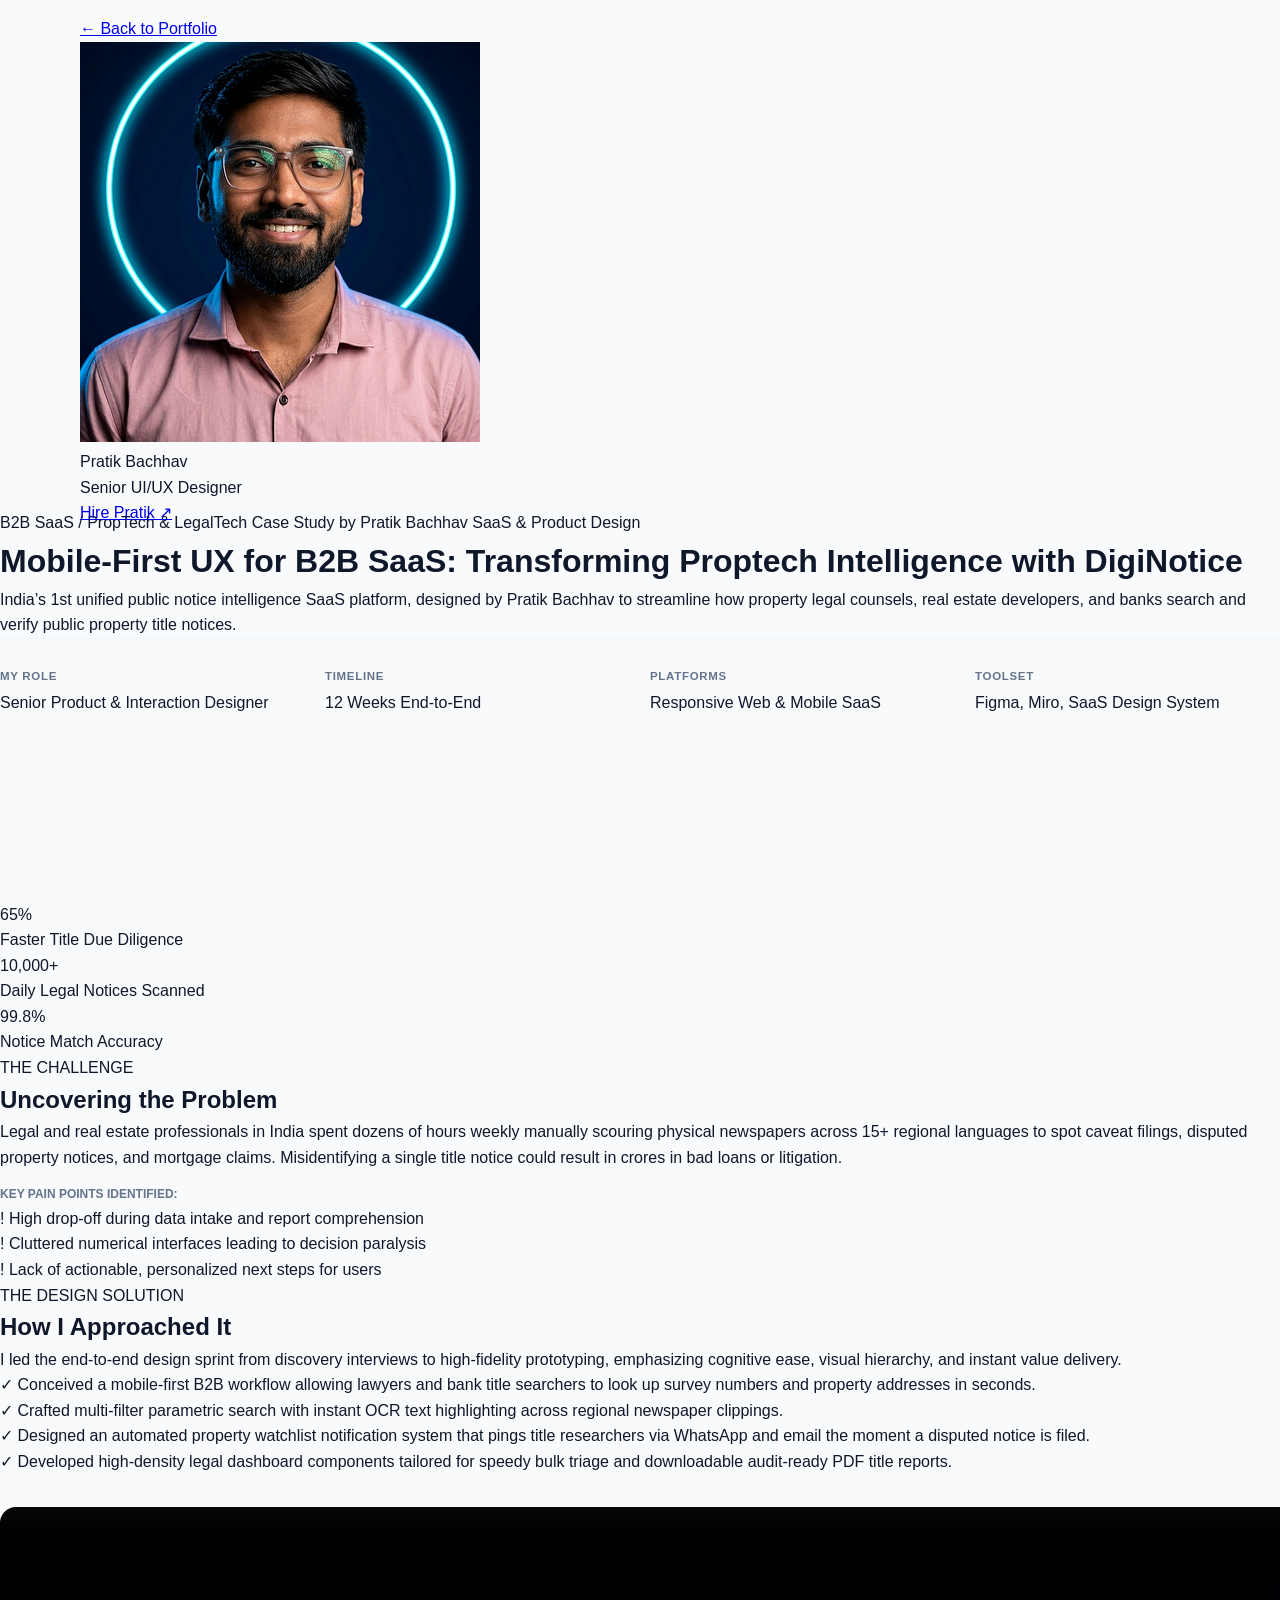
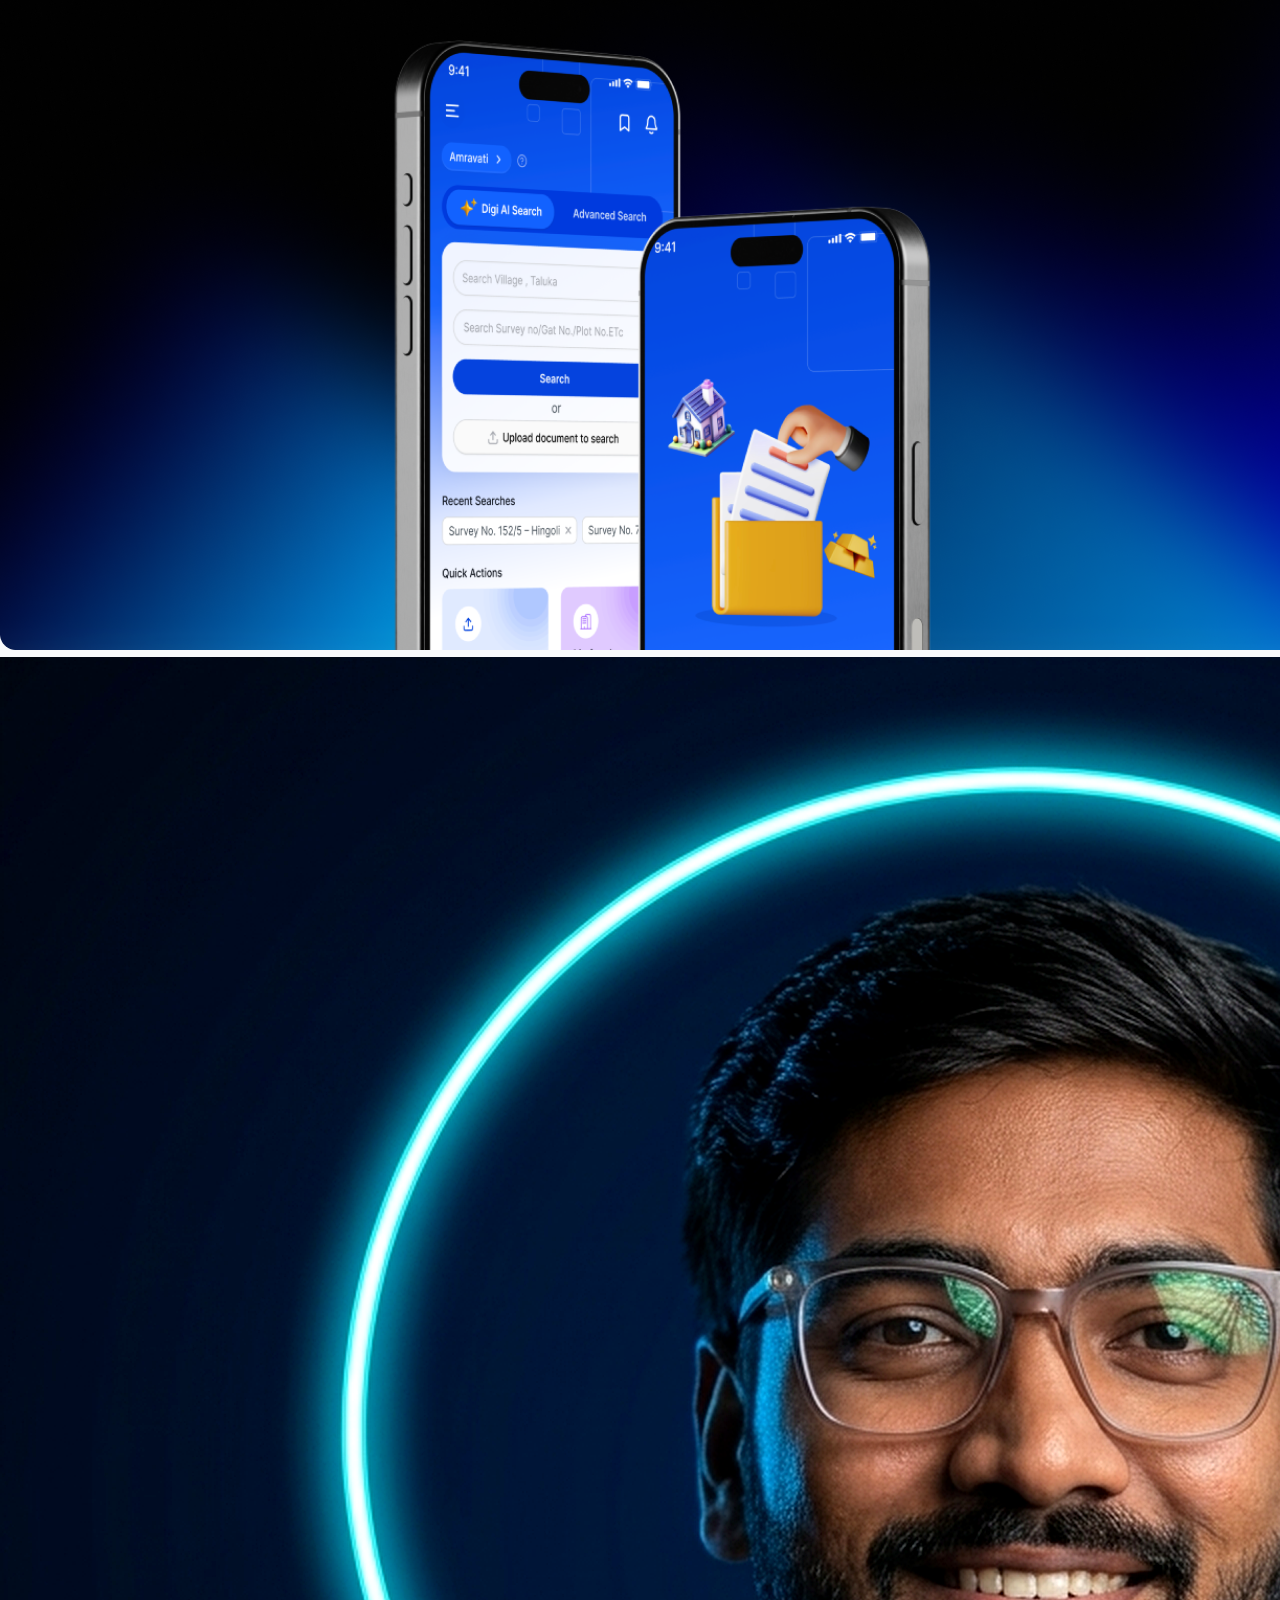
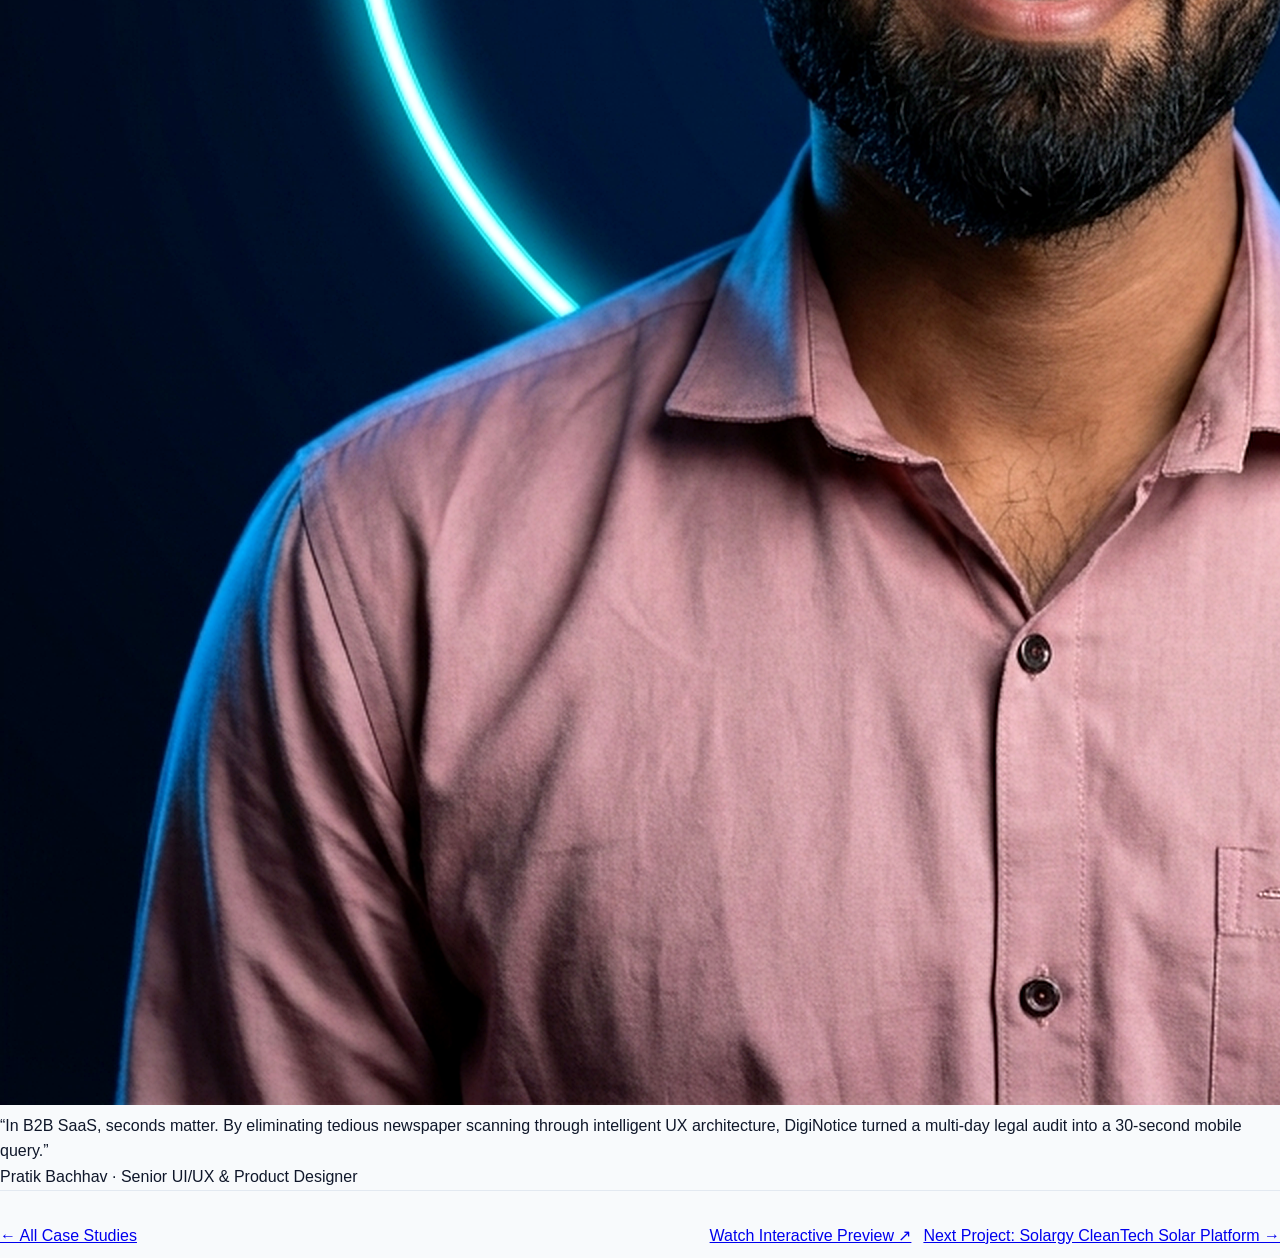
<file: case-studies/diginotice.html>
<!DOCTYPE html>
<html lang="en">
<head>
  <meta charset="UTF-8">
  <meta name="viewport" content="width="device-width, initial-scale=1.0">
  <title>Mobile-First UX for B2B SaaS: Transforming Proptech Intelligence with DigiNotice — Pratik Bachhav Case Study</title>
  <meta name="description" content="India’s 1st unified public notice intelligence SaaS platform, designed by Pratik Bachhav to streamline how property legal counsels, real estate developers, and banks search and verify public property title notices.">
  <link rel="stylesheet" href="case-study.css">
  <link rel="icon" type="image/png" href="../assets/pratik-avatar-4k.png?v=3">
</head>
<body>

  <!-- Ambient Mesh Gradient -->
  <div class="cs-ambient-mesh">
    <div class="cs-mesh-orb-1"></div>
    <div class="cs-mesh-orb-2"></div>
  </div>

  <!-- Sticky Glass Navigation -->
  <header class="cs-header">
    <nav class="cs-nav-container">
      <a href="../index.html#projects" class="cs-back-link">
        <span>←</span> Back to Portfolio
      </a>

      <div class="cs-nav-designer">
        <img src="../assets/pratik-avatar-4k.png?v=3" alt="Pratik Bachhav" class="cs-designer-avatar">
        <div>
          <div class="cs-designer-name">Pratik Bachhav</div>
          <div class="cs-designer-role">Senior UI/UX Designer</div>
        </div>
      </div>

      <a href="mailto:bachhavpratik8@gmail.com" class="cs-btn-cta">
        <span>Hire Pratik ↗</span>
      </a>
    </nav>
  </header>

  <!-- Main Case Study Content -->
  <main class="cs-main">

    <!-- Hero Title Block -->
    <div class="cs-glass-card" style="padding-bottom: 28px;">
      <div class="cs-hero-badge-row">
        <span class="cs-badge accent">B2B SaaS / PropTech & LegalTech</span>
        <span class="cs-badge">Case Study by Pratik Bachhav</span>
        <span class="cs-badge">SaaS & Product Design</span>
      </div>

      <h1 class="cs-hero-title">Mobile-First UX for B2B SaaS: Transforming Proptech Intelligence with DigiNotice</h1>
      <p class="cs-hero-lead">India’s 1st unified public notice intelligence SaaS platform, designed by Pratik Bachhav to streamline how property legal counsels, real estate developers, and banks search and verify public property title notices.</p>

      <div class="cs-meta-grid">
        <div class="cs-meta-item">
          <span class="cs-meta-label">My Role</span>
          <span class="cs-meta-value">Senior Product & Interaction Designer</span>
        </div>
        <div class="cs-meta-item">
          <span class="cs-meta-label">Timeline</span>
          <span class="cs-meta-value">12 Weeks End-to-End</span>
        </div>
        <div class="cs-meta-item">
          <span class="cs-meta-label">Platforms</span>
          <span class="cs-meta-value">Responsive Web & Mobile SaaS</span>
        </div>
        <div class="cs-meta-item">
          <span class="cs-meta-label">Toolset</span>
          <span class="cs-meta-value">Figma, Miro, SaaS Design System</span>
        </div>
      </div>
    </div>

    <!-- Media Player Showcase -->
    <div class="cs-media-card">
      <iframe class="cs-video-frame" src="https://play.gumlet.io/embed/6a16db07d992873272547635?background=true&autoplay=true&loop=true&disableControls=true" frameborder="0" allow="autoplay; fullscreen; picture-in-picture" allowfullscreen></iframe>
    </div>

    <!-- Key Metrics Banner -->
    <div class="cs-metrics-banner">
      <div>
        <div class="cs-metric-num">65%</div>
        <div class="cs-metric-desc">Faster Title Due Diligence</div>
      </div>
      <div>
        <div class="cs-metric-num">10,000+</div>
        <div class="cs-metric-desc">Daily Legal Notices Scanned</div>
      </div>
      <div>
        <div class="cs-metric-num">99.8%</div>
        <div class="cs-metric-desc">Notice Match Accuracy</div>
      </div>
    </div>

    <!-- The Problem & The Solution Bento -->
    <div class="cs-two-col">
      
      <!-- Problem Card -->
      <div class="cs-glass-card" style="margin-bottom:0;">
        <span class="cs-section-subtitle">THE CHALLENGE</span>
        <h2 class="cs-section-heading">Uncovering the Problem</h2>
        <p class="cs-body-p">Legal and real estate professionals in India spent dozens of hours weekly manually scouring physical newspapers across 15+ regional languages to spot caveat filings, disputed property notices, and mortgage claims. Misidentifying a single title notice could result in crores in bad loans or litigation.</p>
        <div style="padding-top:10px;">
          <span style="font-size:12px; font-weight:700; color:var(--text-muted); text-transform:uppercase;">Key Pain Points Identified:</span>
          <ul class="cs-bullet-list">
            <li class="cs-bullet-item"><span class="cs-bullet-check">!</span> High drop-off during data intake and report comprehension</li>
            <li class="cs-bullet-item"><span class="cs-bullet-check">!</span> Cluttered numerical interfaces leading to decision paralysis</li>
            <li class="cs-bullet-item"><span class="cs-bullet-check">!</span> Lack of actionable, personalized next steps for users</li>
          </ul>
        </div>
      </div>

      <!-- Solution Card -->
      <div class="cs-glass-card" style="margin-bottom:0;">
        <span class="cs-section-subtitle">THE DESIGN SOLUTION</span>
        <h2 class="cs-section-heading">How I Approached It</h2>
        <p class="cs-body-p">I led the end-to-end design sprint from discovery interviews to high-fidelity prototyping, emphasizing cognitive ease, visual hierarchy, and instant value delivery.</p>
        <ul class="cs-bullet-list">
          <li class="cs-bullet-item"><span class="cs-bullet-check">✓</span> Conceived a mobile-first B2B workflow allowing lawyers and bank title searchers to look up survey numbers and property addresses in seconds.</li>
          <li class="cs-bullet-item"><span class="cs-bullet-check">✓</span> Crafted multi-filter parametric search with instant OCR text highlighting across regional newspaper clippings.</li>
          <li class="cs-bullet-item"><span class="cs-bullet-check">✓</span> Designed an automated property watchlist notification system that pings title researchers via WhatsApp and email the moment a disputed notice is filed.</li>
          <li class="cs-bullet-item"><span class="cs-bullet-check">✓</span> Developed high-density legal dashboard components tailored for speedy bulk triage and downloadable audit-ready PDF title reports.</li>
        </ul>
      </div>

    </div>

    <!-- Visual Mockup Showcase -->
    <div class="cs-media-card" style="margin-top: 32px;">
      <img src="../assets/project2-diginotice.png" alt="Mobile-First UX for B2B SaaS: Transforming Proptech Intelligence with DigiNotice" class="cs-media-img">
    </div>

    <!-- Designer Quote Card -->
    <div class="cs-designer-quote-card">
      <img src="../assets/pratik-portrait-neon-4k.png?v=3" alt="Pratik Bachhav" class="cs-quote-avatar">
      <div>
        <p class="cs-quote-text">“In B2B SaaS, seconds matter. By eliminating tedious newspaper scanning through intelligent UX architecture, DigiNotice turned a multi-day legal audit into a 30-second mobile query.”</p>
        <div class="cs-quote-author">Pratik Bachhav · Senior UI/UX & Product Designer</div>
      </div>
    </div>

    <!-- Bottom Actions & Next Project Navigation -->
    <div class="cs-bottom-nav">
      <a href="../index.html#projects" class="cs-action-btn-secondary">
        <span>← All Case Studies</span>
      </a>

      <div style="display:flex; gap:12px; align-items:center; flex-wrap:wrap;">
        <a href="https://play.gumlet.io/embed/6a16db07d992873272547635?background=true&autoplay=true&loop=true&disableControls=true" target="_blank" class="cs-action-btn-secondary">
          Watch Interactive Preview ↗
        </a>
        <a href="solargy.html" class="cs-action-btn-primary">
          Next Project: Solargy CleanTech Solar Platform →
        </a>
      </div>
    </div>

  </main>

</body>
</html>
</file>
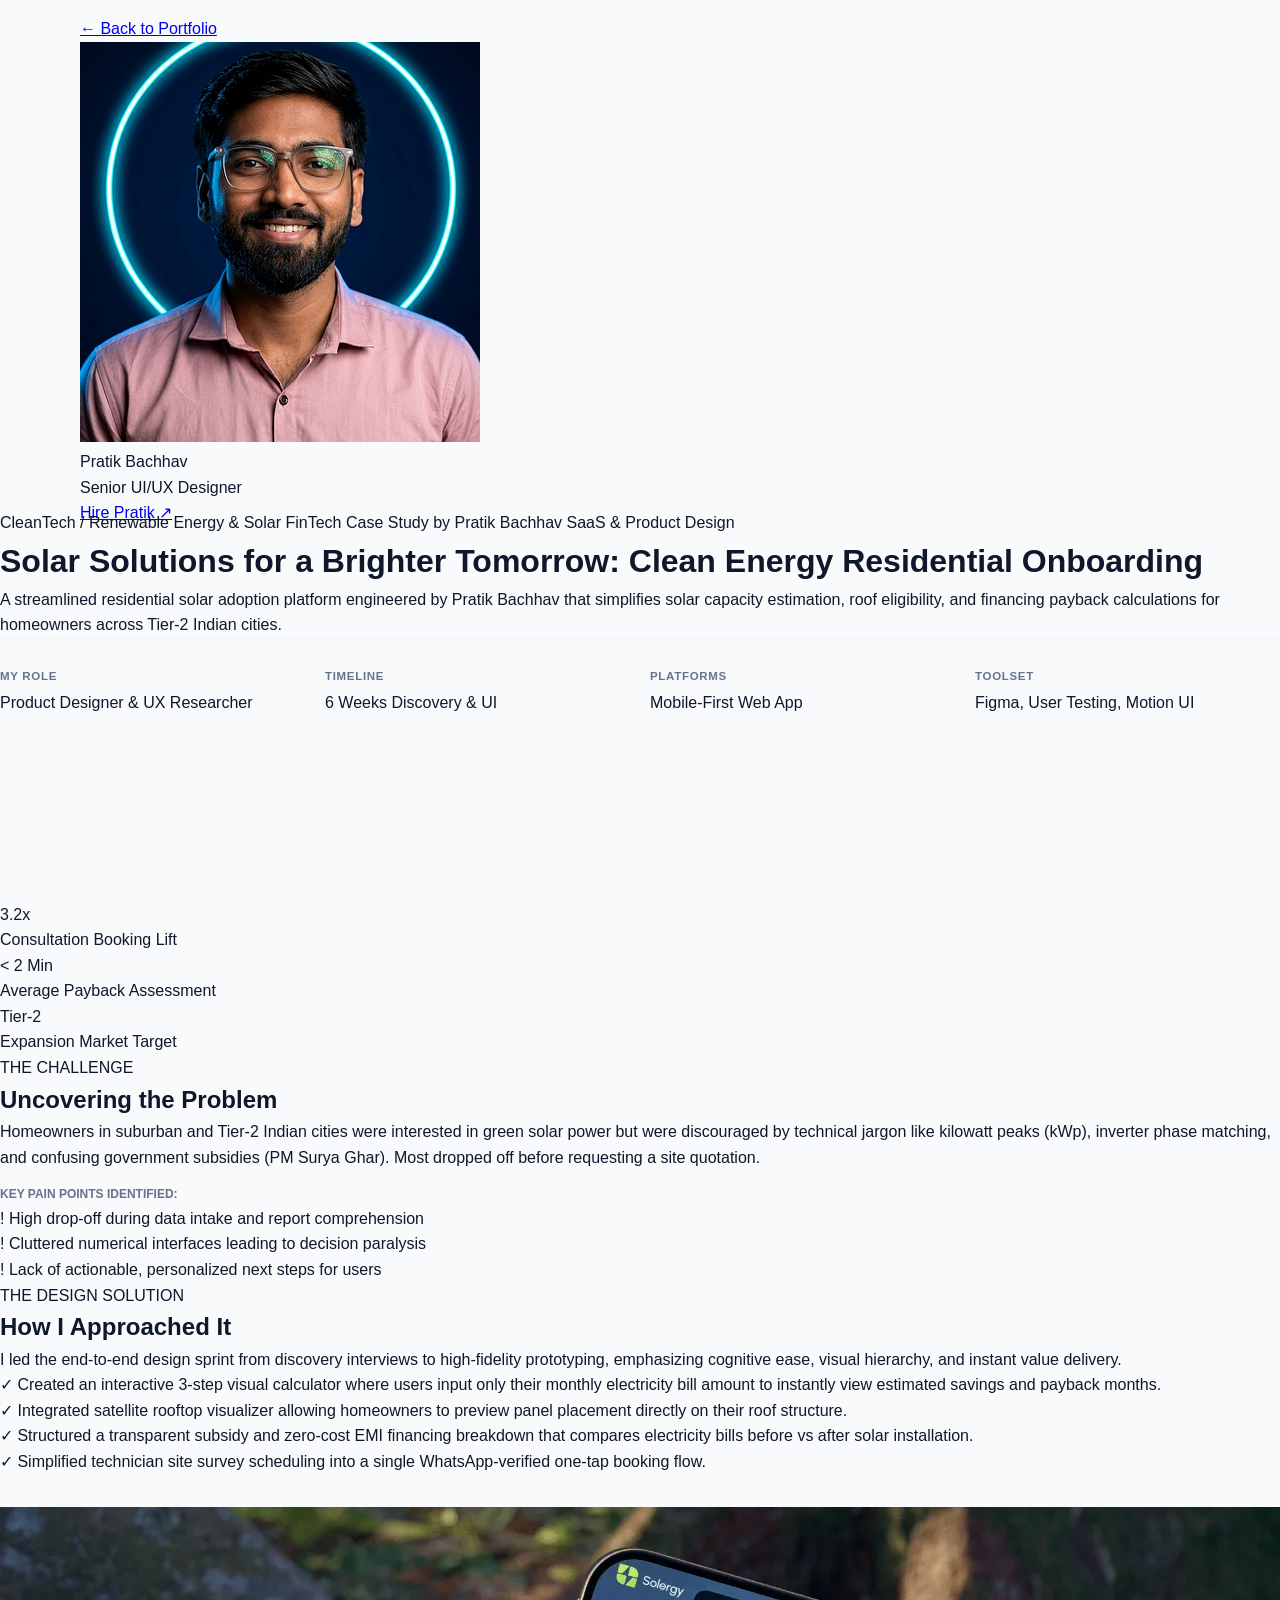
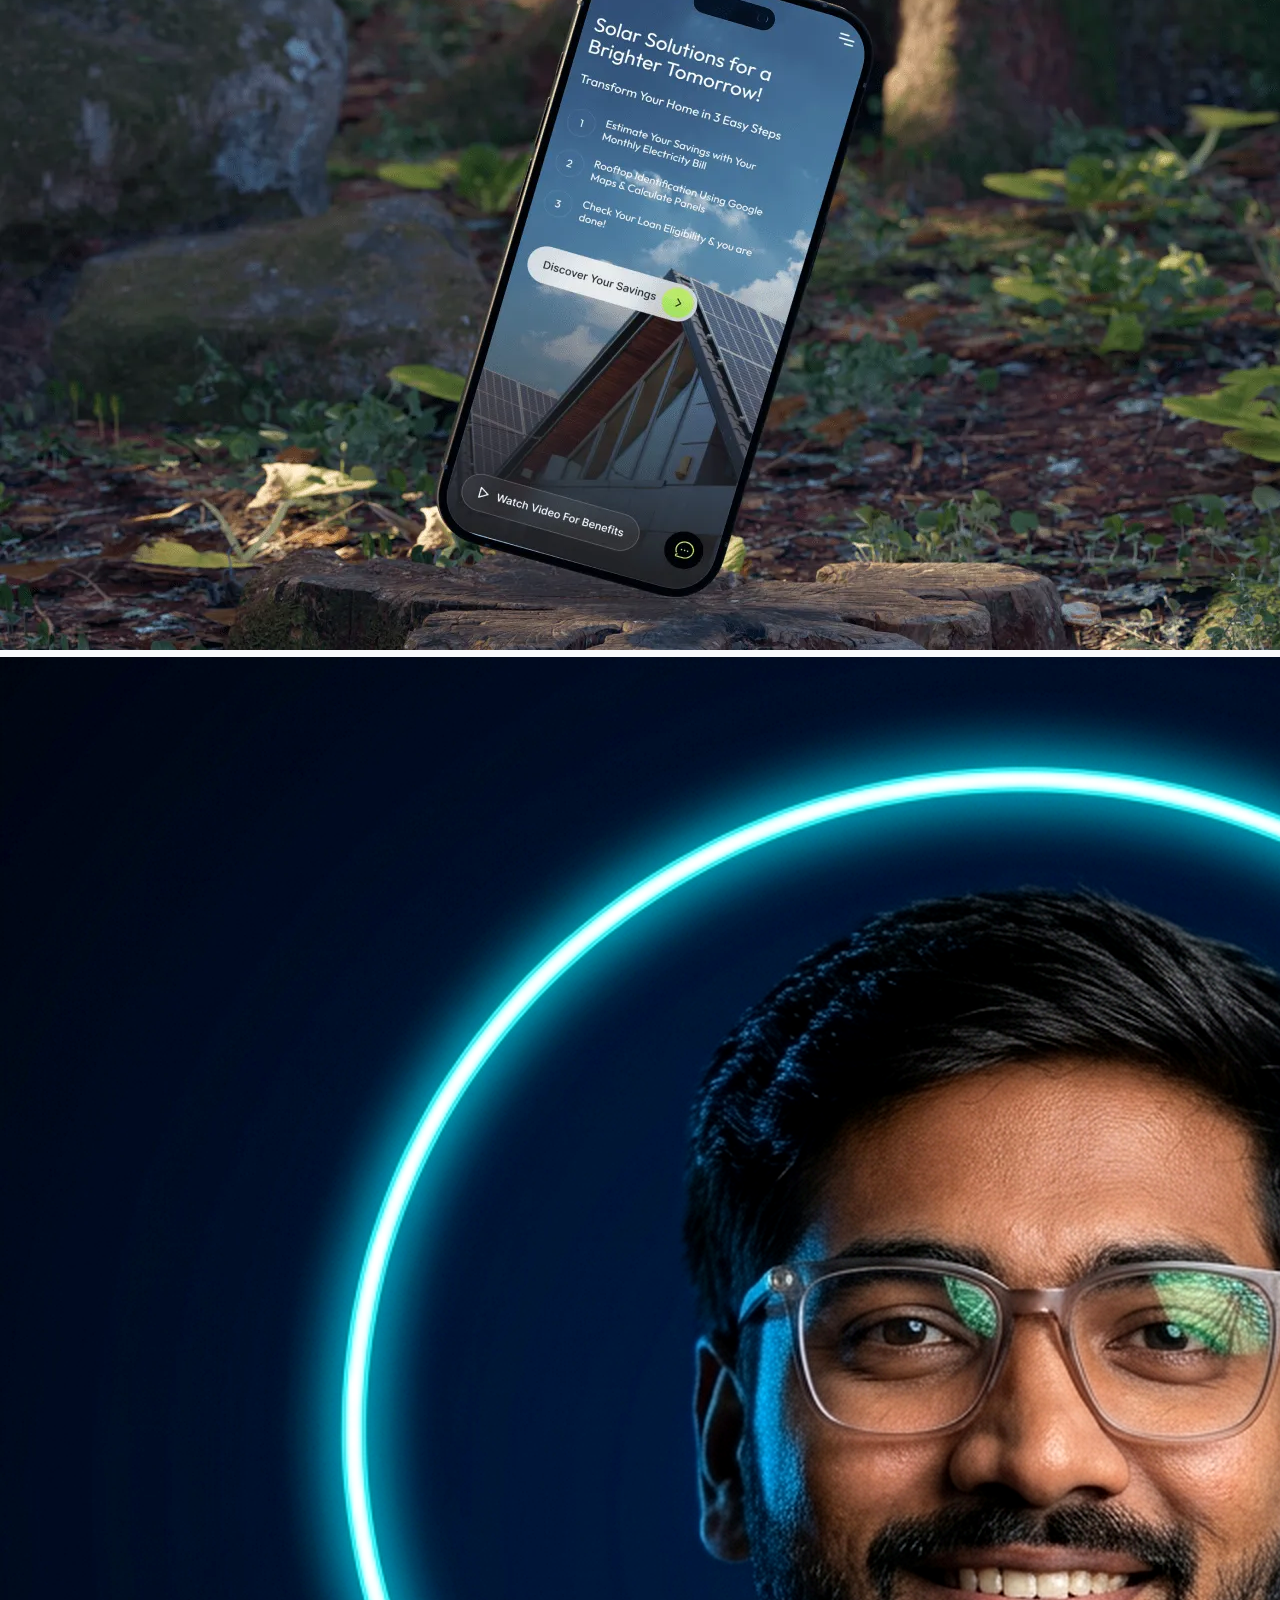
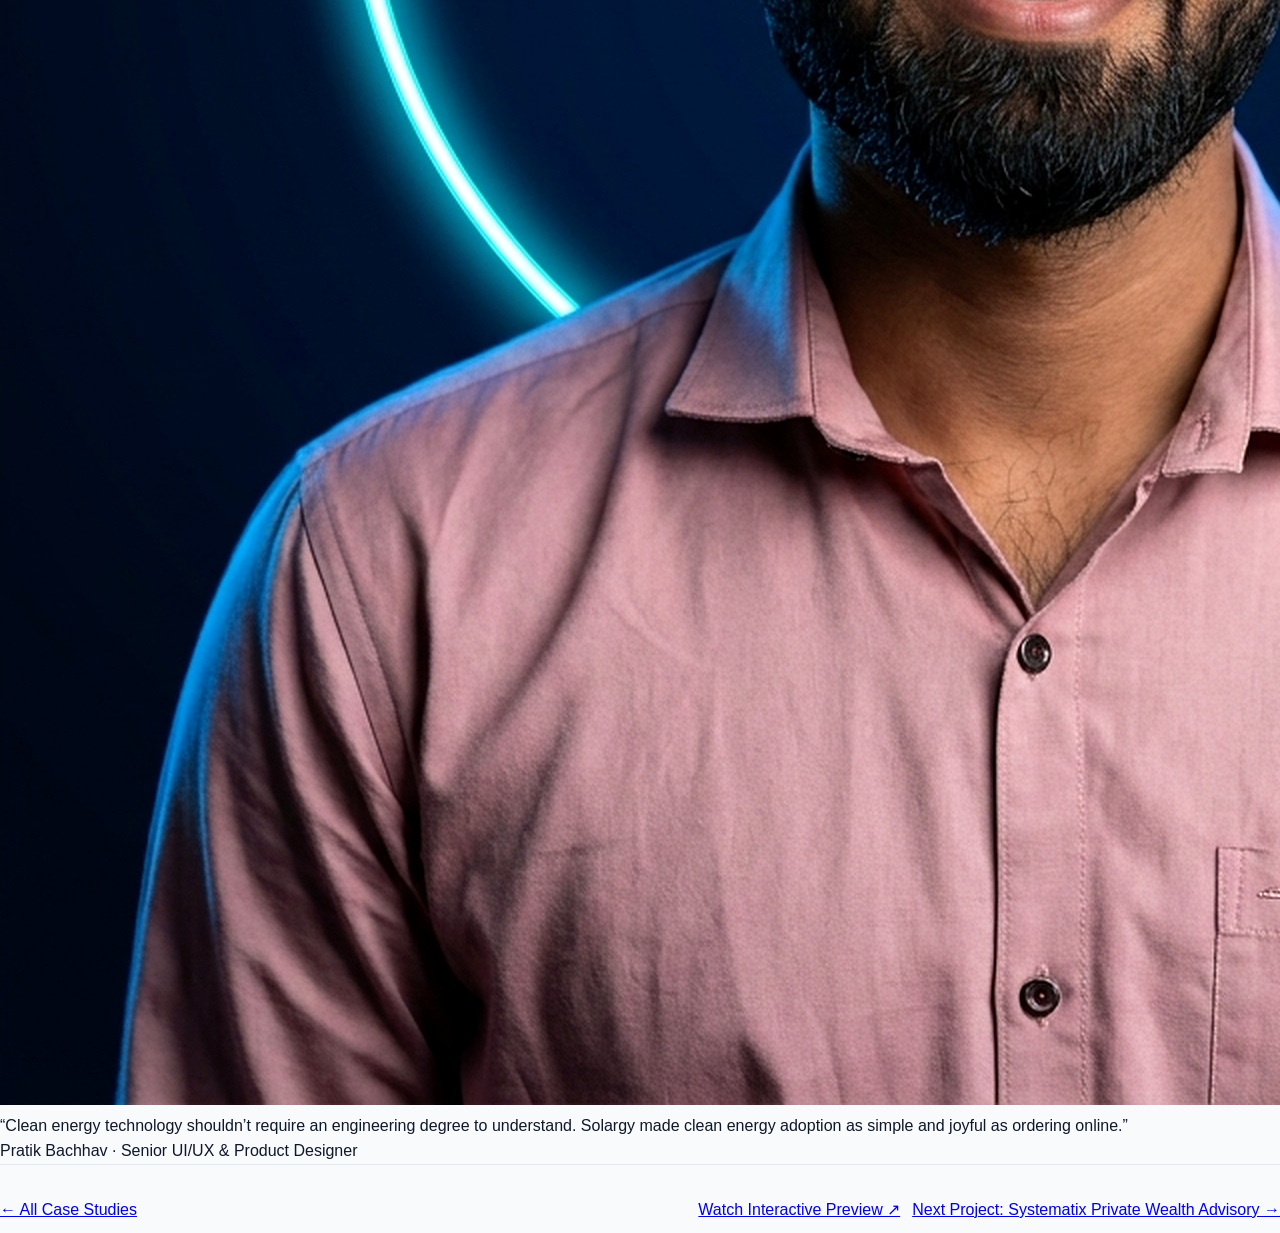
<file: case-studies/solargy.html>
<!DOCTYPE html>
<html lang="en">
<head>
  <meta charset="UTF-8">
  <meta name="viewport" content="width="device-width, initial-scale=1.0">
  <title>Solar Solutions for a Brighter Tomorrow: Clean Energy Residential Onboarding — Pratik Bachhav Case Study</title>
  <meta name="description" content="A streamlined residential solar adoption platform engineered by Pratik Bachhav that simplifies solar capacity estimation, roof eligibility, and financing payback calculations for homeowners across Tier-2 Indian cities.">
  <link rel="stylesheet" href="case-study.css">
  <link rel="icon" type="image/png" href="../assets/pratik-avatar-4k.png?v=3">
</head>
<body>

  <!-- Ambient Mesh Gradient -->
  <div class="cs-ambient-mesh">
    <div class="cs-mesh-orb-1"></div>
    <div class="cs-mesh-orb-2"></div>
  </div>

  <!-- Sticky Glass Navigation -->
  <header class="cs-header">
    <nav class="cs-nav-container">
      <a href="../index.html#projects" class="cs-back-link">
        <span>←</span> Back to Portfolio
      </a>

      <div class="cs-nav-designer">
        <img src="../assets/pratik-avatar-4k.png?v=3" alt="Pratik Bachhav" class="cs-designer-avatar">
        <div>
          <div class="cs-designer-name">Pratik Bachhav</div>
          <div class="cs-designer-role">Senior UI/UX Designer</div>
        </div>
      </div>

      <a href="mailto:bachhavpratik8@gmail.com" class="cs-btn-cta">
        <span>Hire Pratik ↗</span>
      </a>
    </nav>
  </header>

  <!-- Main Case Study Content -->
  <main class="cs-main">

    <!-- Hero Title Block -->
    <div class="cs-glass-card" style="padding-bottom: 28px;">
      <div class="cs-hero-badge-row">
        <span class="cs-badge accent">CleanTech / Renewable Energy & Solar FinTech</span>
        <span class="cs-badge">Case Study by Pratik Bachhav</span>
        <span class="cs-badge">SaaS & Product Design</span>
      </div>

      <h1 class="cs-hero-title">Solar Solutions for a Brighter Tomorrow: Clean Energy Residential Onboarding</h1>
      <p class="cs-hero-lead">A streamlined residential solar adoption platform engineered by Pratik Bachhav that simplifies solar capacity estimation, roof eligibility, and financing payback calculations for homeowners across Tier-2 Indian cities.</p>

      <div class="cs-meta-grid">
        <div class="cs-meta-item">
          <span class="cs-meta-label">My Role</span>
          <span class="cs-meta-value">Product Designer & UX Researcher</span>
        </div>
        <div class="cs-meta-item">
          <span class="cs-meta-label">Timeline</span>
          <span class="cs-meta-value">6 Weeks Discovery & UI</span>
        </div>
        <div class="cs-meta-item">
          <span class="cs-meta-label">Platforms</span>
          <span class="cs-meta-value">Mobile-First Web App</span>
        </div>
        <div class="cs-meta-item">
          <span class="cs-meta-label">Toolset</span>
          <span class="cs-meta-value">Figma, User Testing, Motion UI</span>
        </div>
      </div>
    </div>

    <!-- Media Player Showcase -->
    <div class="cs-media-card">
      <iframe class="cs-video-frame" src="https://play.gumlet.io/embed/68b97e88dc670d32ebcad226?background=true&autoplay=true&loop=true&disableControls=true" frameborder="0" allow="autoplay; fullscreen; picture-in-picture" allowfullscreen></iframe>
    </div>

    <!-- Key Metrics Banner -->
    <div class="cs-metrics-banner">
      <div>
        <div class="cs-metric-num">3.2x</div>
        <div class="cs-metric-desc">Consultation Booking Lift</div>
      </div>
      <div>
        <div class="cs-metric-num">< 2 Min</div>
        <div class="cs-metric-desc">Average Payback Assessment</div>
      </div>
      <div>
        <div class="cs-metric-num">Tier-2</div>
        <div class="cs-metric-desc">Expansion Market Target</div>
      </div>
    </div>

    <!-- The Problem & The Solution Bento -->
    <div class="cs-two-col">
      
      <!-- Problem Card -->
      <div class="cs-glass-card" style="margin-bottom:0;">
        <span class="cs-section-subtitle">THE CHALLENGE</span>
        <h2 class="cs-section-heading">Uncovering the Problem</h2>
        <p class="cs-body-p">Homeowners in suburban and Tier-2 Indian cities were interested in green solar power but were discouraged by technical jargon like kilowatt peaks (kWp), inverter phase matching, and confusing government subsidies (PM Surya Ghar). Most dropped off before requesting a site quotation.</p>
        <div style="padding-top:10px;">
          <span style="font-size:12px; font-weight:700; color:var(--text-muted); text-transform:uppercase;">Key Pain Points Identified:</span>
          <ul class="cs-bullet-list">
            <li class="cs-bullet-item"><span class="cs-bullet-check">!</span> High drop-off during data intake and report comprehension</li>
            <li class="cs-bullet-item"><span class="cs-bullet-check">!</span> Cluttered numerical interfaces leading to decision paralysis</li>
            <li class="cs-bullet-item"><span class="cs-bullet-check">!</span> Lack of actionable, personalized next steps for users</li>
          </ul>
        </div>
      </div>

      <!-- Solution Card -->
      <div class="cs-glass-card" style="margin-bottom:0;">
        <span class="cs-section-subtitle">THE DESIGN SOLUTION</span>
        <h2 class="cs-section-heading">How I Approached It</h2>
        <p class="cs-body-p">I led the end-to-end design sprint from discovery interviews to high-fidelity prototyping, emphasizing cognitive ease, visual hierarchy, and instant value delivery.</p>
        <ul class="cs-bullet-list">
          <li class="cs-bullet-item"><span class="cs-bullet-check">✓</span> Created an interactive 3-step visual calculator where users input only their monthly electricity bill amount to instantly view estimated savings and payback months.</li>
          <li class="cs-bullet-item"><span class="cs-bullet-check">✓</span> Integrated satellite rooftop visualizer allowing homeowners to preview panel placement directly on their roof structure.</li>
          <li class="cs-bullet-item"><span class="cs-bullet-check">✓</span> Structured a transparent subsidy and zero-cost EMI financing breakdown that compares electricity bills before vs after solar installation.</li>
          <li class="cs-bullet-item"><span class="cs-bullet-check">✓</span> Simplified technician site survey scheduling into a single WhatsApp-verified one-tap booking flow.</li>
        </ul>
      </div>

    </div>

    <!-- Visual Mockup Showcase -->
    <div class="cs-media-card" style="margin-top: 32px;">
      <img src="../assets/project3-solar.webp" alt="Solar Solutions for a Brighter Tomorrow: Clean Energy Residential Onboarding" class="cs-media-img">
    </div>

    <!-- Designer Quote Card -->
    <div class="cs-designer-quote-card">
      <img src="../assets/pratik-portrait-neon-4k.png?v=3" alt="Pratik Bachhav" class="cs-quote-avatar">
      <div>
        <p class="cs-quote-text">“Clean energy technology shouldn’t require an engineering degree to understand. Solargy made clean energy adoption as simple and joyful as ordering online.”</p>
        <div class="cs-quote-author">Pratik Bachhav · Senior UI/UX & Product Designer</div>
      </div>
    </div>

    <!-- Bottom Actions & Next Project Navigation -->
    <div class="cs-bottom-nav">
      <a href="../index.html#projects" class="cs-action-btn-secondary">
        <span>← All Case Studies</span>
      </a>

      <div style="display:flex; gap:12px; align-items:center; flex-wrap:wrap;">
        <a href="https://play.gumlet.io/embed/68b97e88dc670d32ebcad226?background=true&autoplay=true&loop=true&disableControls=true" target="_blank" class="cs-action-btn-secondary">
          Watch Interactive Preview ↗
        </a>
        <a href="wealth.html" class="cs-action-btn-primary">
          Next Project: Systematix Private Wealth Advisory →
        </a>
      </div>
    </div>

  </main>

</body>
</html>
</file>
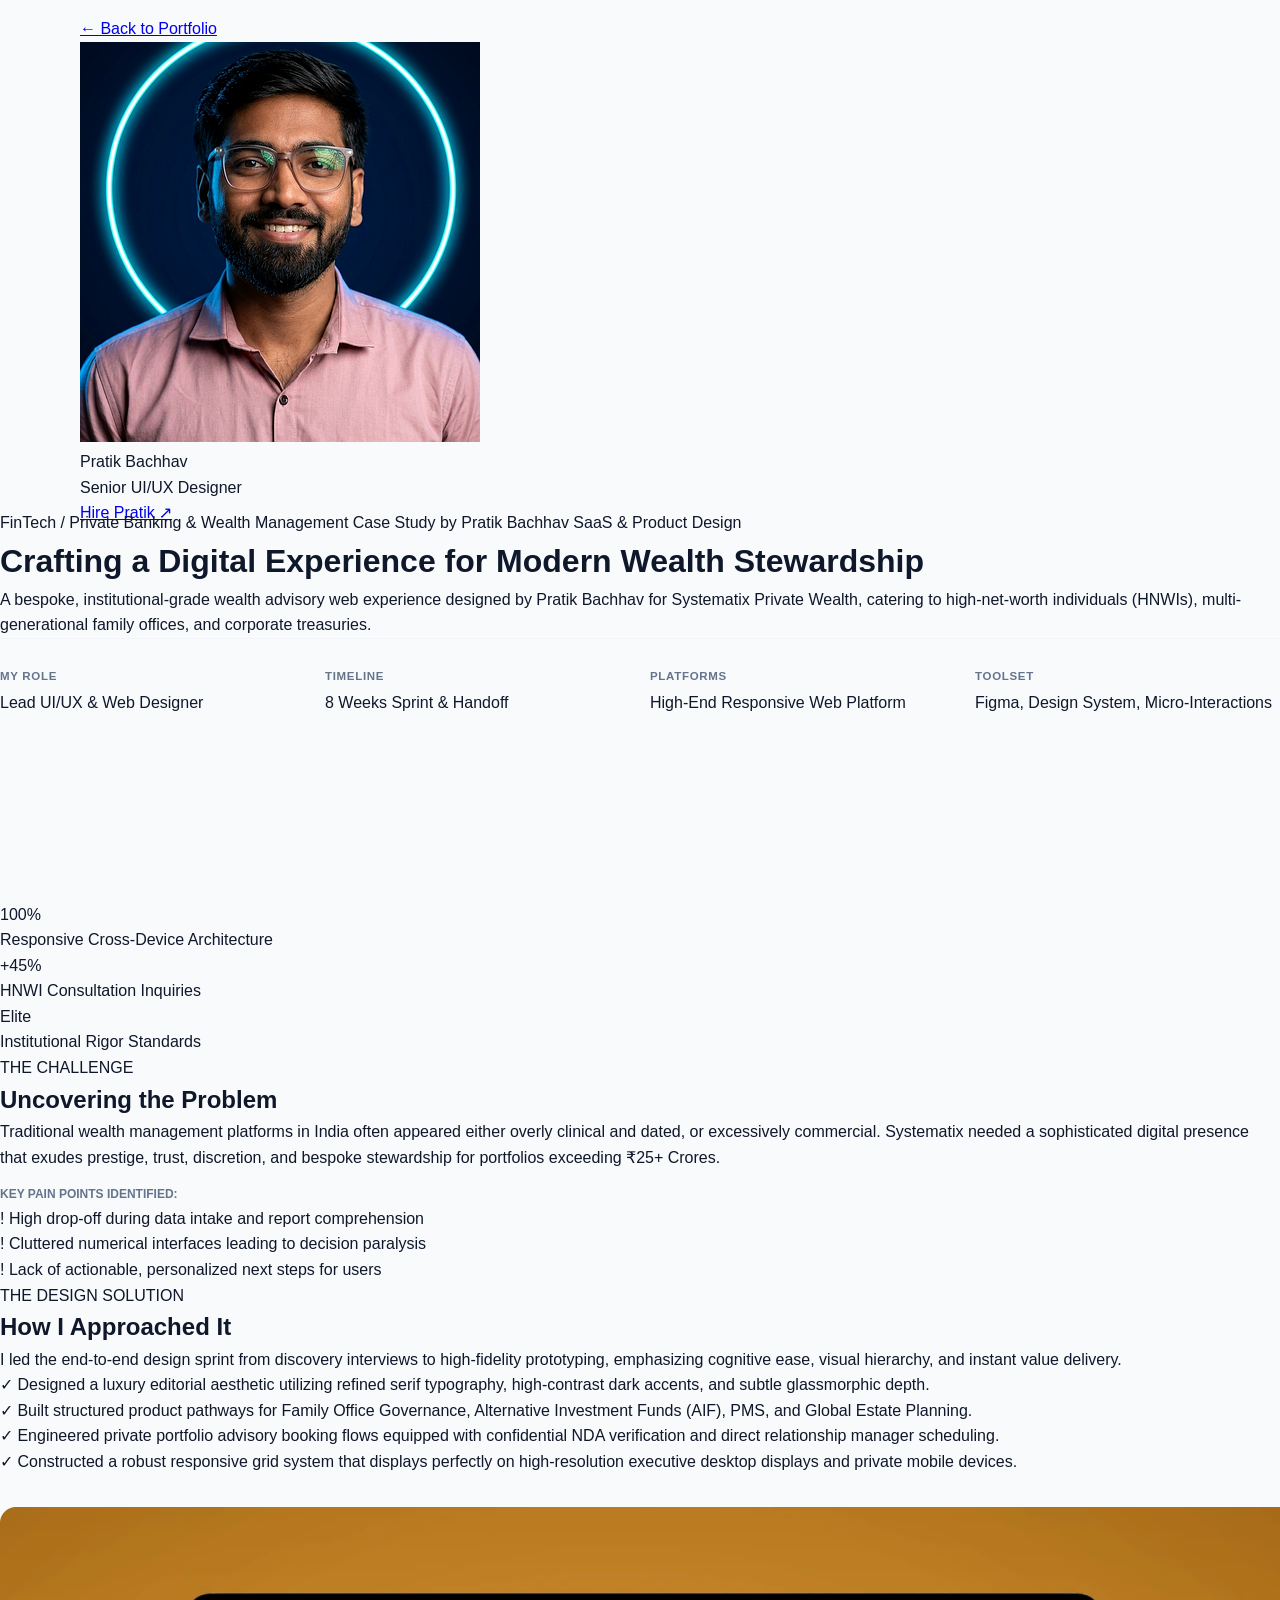
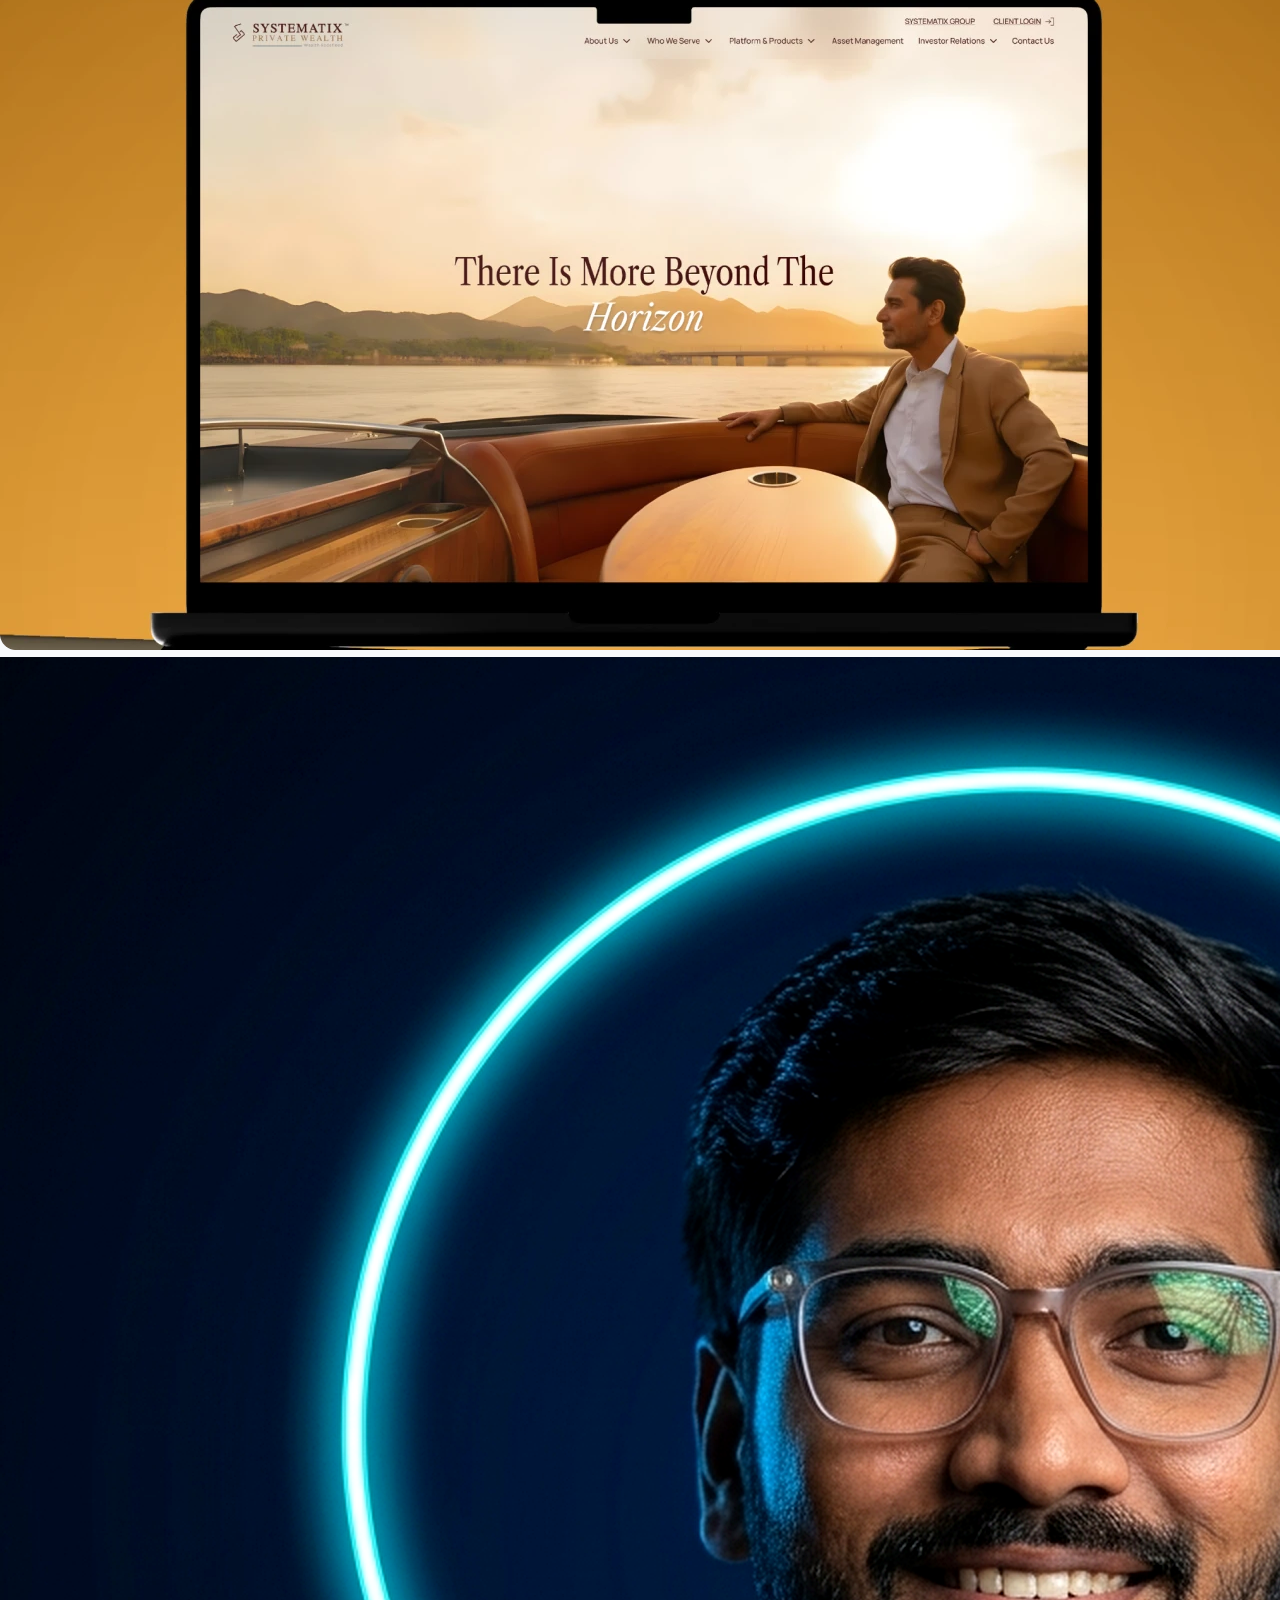
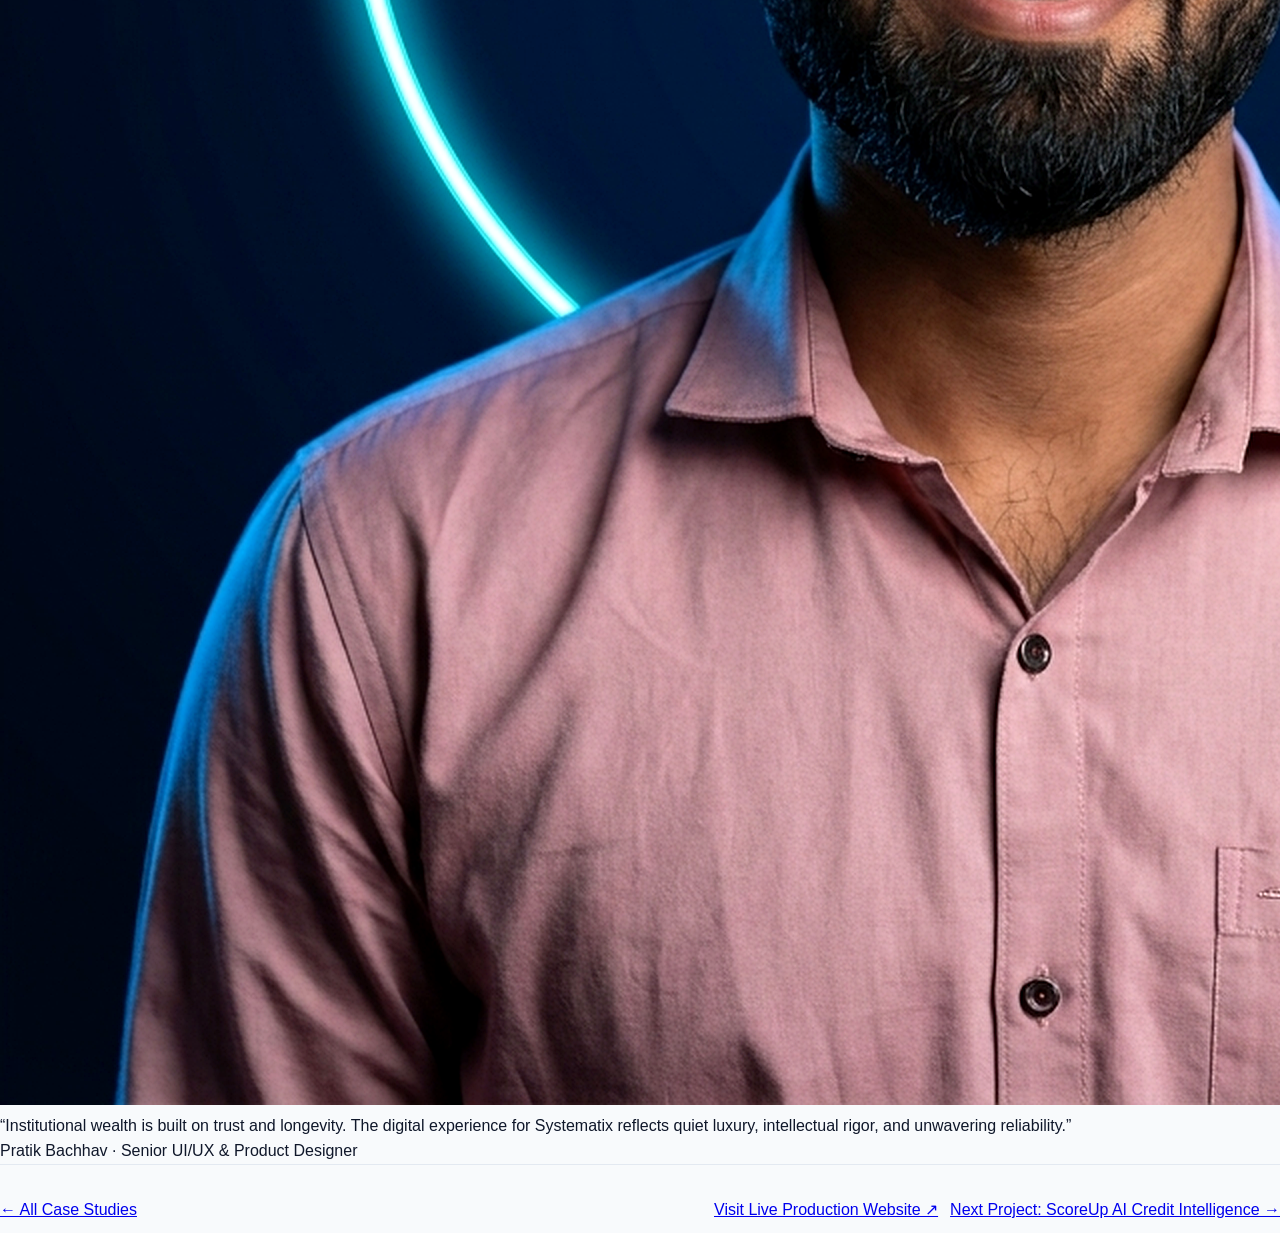
<file: case-studies/wealth.html>
<!DOCTYPE html>
<html lang="en">
<head>
  <meta charset="UTF-8">
  <meta name="viewport" content="width="device-width, initial-scale=1.0">
  <title>Crafting a Digital Experience for Modern Wealth Stewardship — Pratik Bachhav Case Study</title>
  <meta name="description" content="A bespoke, institutional-grade wealth advisory web experience designed by Pratik Bachhav for Systematix Private Wealth, catering to high-net-worth individuals (HNWIs), multi-generational family offices, and corporate treasuries.">
  <link rel="stylesheet" href="case-study.css">
  <link rel="icon" type="image/png" href="../assets/pratik-avatar-4k.png?v=3">
</head>
<body>

  <!-- Ambient Mesh Gradient -->
  <div class="cs-ambient-mesh">
    <div class="cs-mesh-orb-1"></div>
    <div class="cs-mesh-orb-2"></div>
  </div>

  <!-- Sticky Glass Navigation -->
  <header class="cs-header">
    <nav class="cs-nav-container">
      <a href="../index.html#projects" class="cs-back-link">
        <span>←</span> Back to Portfolio
      </a>

      <div class="cs-nav-designer">
        <img src="../assets/pratik-avatar-4k.png?v=3" alt="Pratik Bachhav" class="cs-designer-avatar">
        <div>
          <div class="cs-designer-name">Pratik Bachhav</div>
          <div class="cs-designer-role">Senior UI/UX Designer</div>
        </div>
      </div>

      <a href="mailto:bachhavpratik8@gmail.com" class="cs-btn-cta">
        <span>Hire Pratik ↗</span>
      </a>
    </nav>
  </header>

  <!-- Main Case Study Content -->
  <main class="cs-main">

    <!-- Hero Title Block -->
    <div class="cs-glass-card" style="padding-bottom: 28px;">
      <div class="cs-hero-badge-row">
        <span class="cs-badge accent">FinTech / Private Banking & Wealth Management</span>
        <span class="cs-badge">Case Study by Pratik Bachhav</span>
        <span class="cs-badge">SaaS & Product Design</span>
      </div>

      <h1 class="cs-hero-title">Crafting a Digital Experience for Modern Wealth Stewardship</h1>
      <p class="cs-hero-lead">A bespoke, institutional-grade wealth advisory web experience designed by Pratik Bachhav for Systematix Private Wealth, catering to high-net-worth individuals (HNWIs), multi-generational family offices, and corporate treasuries.</p>

      <div class="cs-meta-grid">
        <div class="cs-meta-item">
          <span class="cs-meta-label">My Role</span>
          <span class="cs-meta-value">Lead UI/UX & Web Designer</span>
        </div>
        <div class="cs-meta-item">
          <span class="cs-meta-label">Timeline</span>
          <span class="cs-meta-value">8 Weeks Sprint & Handoff</span>
        </div>
        <div class="cs-meta-item">
          <span class="cs-meta-label">Platforms</span>
          <span class="cs-meta-value">High-End Responsive Web Platform</span>
        </div>
        <div class="cs-meta-item">
          <span class="cs-meta-label">Toolset</span>
          <span class="cs-meta-value">Figma, Design System, Micro-Interactions</span>
        </div>
      </div>
    </div>

    <!-- Media Player Showcase -->
    <div class="cs-media-card">
      <iframe class="cs-video-frame" src="https://play.gumlet.io/embed/6a8d74ff7591bcfa86641fd9?background=true&autoplay=true&loop=true&disableControls=true" frameborder="0" allow="autoplay; fullscreen; picture-in-picture" allowfullscreen></iframe>
    </div>

    <!-- Key Metrics Banner -->
    <div class="cs-metrics-banner">
      <div>
        <div class="cs-metric-num">100%</div>
        <div class="cs-metric-desc">Responsive Cross-Device Architecture</div>
      </div>
      <div>
        <div class="cs-metric-num">+45%</div>
        <div class="cs-metric-desc">HNWI Consultation Inquiries</div>
      </div>
      <div>
        <div class="cs-metric-num">Elite</div>
        <div class="cs-metric-desc">Institutional Rigor Standards</div>
      </div>
    </div>

    <!-- The Problem & The Solution Bento -->
    <div class="cs-two-col">
      
      <!-- Problem Card -->
      <div class="cs-glass-card" style="margin-bottom:0;">
        <span class="cs-section-subtitle">THE CHALLENGE</span>
        <h2 class="cs-section-heading">Uncovering the Problem</h2>
        <p class="cs-body-p">Traditional wealth management platforms in India often appeared either overly clinical and dated, or excessively commercial. Systematix needed a sophisticated digital presence that exudes prestige, trust, discretion, and bespoke stewardship for portfolios exceeding ₹25+ Crores.</p>
        <div style="padding-top:10px;">
          <span style="font-size:12px; font-weight:700; color:var(--text-muted); text-transform:uppercase;">Key Pain Points Identified:</span>
          <ul class="cs-bullet-list">
            <li class="cs-bullet-item"><span class="cs-bullet-check">!</span> High drop-off during data intake and report comprehension</li>
            <li class="cs-bullet-item"><span class="cs-bullet-check">!</span> Cluttered numerical interfaces leading to decision paralysis</li>
            <li class="cs-bullet-item"><span class="cs-bullet-check">!</span> Lack of actionable, personalized next steps for users</li>
          </ul>
        </div>
      </div>

      <!-- Solution Card -->
      <div class="cs-glass-card" style="margin-bottom:0;">
        <span class="cs-section-subtitle">THE DESIGN SOLUTION</span>
        <h2 class="cs-section-heading">How I Approached It</h2>
        <p class="cs-body-p">I led the end-to-end design sprint from discovery interviews to high-fidelity prototyping, emphasizing cognitive ease, visual hierarchy, and instant value delivery.</p>
        <ul class="cs-bullet-list">
          <li class="cs-bullet-item"><span class="cs-bullet-check">✓</span> Designed a luxury editorial aesthetic utilizing refined serif typography, high-contrast dark accents, and subtle glassmorphic depth.</li>
          <li class="cs-bullet-item"><span class="cs-bullet-check">✓</span> Built structured product pathways for Family Office Governance, Alternative Investment Funds (AIF), PMS, and Global Estate Planning.</li>
          <li class="cs-bullet-item"><span class="cs-bullet-check">✓</span> Engineered private portfolio advisory booking flows equipped with confidential NDA verification and direct relationship manager scheduling.</li>
          <li class="cs-bullet-item"><span class="cs-bullet-check">✓</span> Constructed a robust responsive grid system that displays perfectly on high-resolution executive desktop displays and private mobile devices.</li>
        </ul>
      </div>

    </div>

    <!-- Visual Mockup Showcase -->
    <div class="cs-media-card" style="margin-top: 32px;">
      <img src="../assets/project4-wealth.webp" alt="Crafting a Digital Experience for Modern Wealth Stewardship" class="cs-media-img">
    </div>

    <!-- Designer Quote Card -->
    <div class="cs-designer-quote-card">
      <img src="../assets/pratik-portrait-neon-4k.png?v=3" alt="Pratik Bachhav" class="cs-quote-avatar">
      <div>
        <p class="cs-quote-text">“Institutional wealth is built on trust and longevity. The digital experience for Systematix reflects quiet luxury, intellectual rigor, and unwavering reliability.”</p>
        <div class="cs-quote-author">Pratik Bachhav · Senior UI/UX & Product Designer</div>
      </div>
    </div>

    <!-- Bottom Actions & Next Project Navigation -->
    <div class="cs-bottom-nav">
      <a href="../index.html#projects" class="cs-action-btn-secondary">
        <span>← All Case Studies</span>
      </a>

      <div style="display:flex; gap:12px; align-items:center; flex-wrap:wrap;">
        <a href="https://systematixprivatewealth.in" target="_blank" class="cs-action-btn-secondary">
          Visit Live Production Website ↗
        </a>
        <a href="scoreup.html" class="cs-action-btn-primary">
          Next Project: ScoreUp AI Credit Intelligence →
        </a>
      </div>
    </div>

  </main>

</body>
</html>
</file>
<file: case-studies/case-study.css>
/* ==========================================================================
   PRATIK BACHHAV — DEDICATED CASE STUDY STYLESHEET
   Clean Framer / Portfon Inspired Editorial Design
   ========================================================================== */

:root {
  --bg-page: #f8fafc;
  --bg-card: #ffffff;
  --border-light: rgba(226, 232, 240, 0.9);
  --border-hover: rgba(203, 213, 225, 1);
  --text-main: #0f172a;
  --text-muted: #64748b;
  --text-sub: #334155;
  --accent-blue: #2563eb;
  --accent-soft: rgba(37, 99, 235, 0.08);
  --font-sans: 'Inter', -apple-system, BlinkMacSystemFont, 'Segoe UI', Roboto, sans-serif;
  --radius-sm: 10px;
  --radius-md: 18px;
  --radius-lg: 28px;
  --radius-full: 9999px;
  --shadow-card: 0 10px 30px -5px rgba(15, 23, 42, 0.04);
  --shadow-lift: 0 20px 40px -10px rgba(15, 23, 42, 0.08);
  --ease-spring: cubic-bezier(0.16, 1, 0.3, 1);
}

* {
  box-sizing: border-box;
  margin: 0;
  padding: 0;
}

html {
  scroll-behavior: smooth;
  overflow-x: hidden;
}

body {
  font-family: var(--font-sans);
  background-color: var(--bg-page);
  color: var(--text-main);
  line-height: 1.6;
  -webkit-font-smoothing: antialiased;
  overflow-x: hidden;
}

/* Header */
.cs-header {
  position: sticky;
  top: 16px;
  z-index: 100;
  width: 100%;
  max-width: 1160px;
  margin: 0 auto;
  padding: 0 20px;
}

.cs-nav-bar {
  display: flex;
  justify-content: space-between;
  align-items: center;
  background: rgba(255, 255, 255, 0.94);
  backdrop-filter: blur(20px);
  -webkit-backdrop-filter: blur(20px);
  border: 1px solid var(--border-light);
  padding: 10px 20px;
  border-radius: var(--radius-full);
  box-shadow: 0 4px 20px rgba(0, 0, 0, 0.04);
}

.cs-back-btn {
  display: inline-flex;
  align-items: center;
  gap: 8px;
  text-decoration: none;
  color: var(--text-main);
  font-size: 13.5px;
  font-weight: 600;
  padding: 8px 18px;
  background: #f1f5f9;
  border-radius: var(--radius-full);
  transition: all 0.2s var(--ease-spring);
}

.cs-back-btn:hover {
  background: #0f172a;
  color: #fff;
  transform: translateX(-2px);
}

.cs-nav-brand {
  display: flex;
  align-items: center;
  gap: 10px;
  text-decoration: none;
}

.cs-brand-icon {
  width: 32px;
  height: 32px;
  background: #2563eb;
  color: #fff;
  border-radius: 8px;
  display: flex;
  align-items: center;
  justify-content: center;
  font-weight: 800;
  font-size: 16px;
}

.cs-brand-name {
  font-size: 14px;
  font-weight: 700;
  color: var(--text-main);
}

.cs-contact-btn {
  display: inline-flex;
  align-items: center;
  gap: 6px;
  text-decoration: none;
  background: #0f172a;
  color: #fff;
  font-size: 13px;
  font-weight: 600;
  padding: 8px 20px;
  border-radius: var(--radius-full);
  transition: all 0.2s var(--ease-spring);
}

.cs-contact-btn:hover {
  background: #2563eb;
  transform: translateY(-1px);
}

/* Container */
.cs-container {
  max-width: 1080px;
  margin: 40px auto 90px;
  padding: 0 24px;
}

/* Hero Title Card */
.cs-hero-card {
  background: var(--bg-card);
  border: 1px solid var(--border-light);
  border-radius: var(--radius-lg);
  padding: 48px 44px;
  box-shadow: var(--shadow-card);
  margin-bottom: 32px;
}

.cs-badge-row {
  display: flex;
  gap: 10px;
  flex-wrap: wrap;
  margin-bottom: 20px;
}

.cs-pill {
  font-size: 12px;
  font-weight: 600;
  padding: 6px 14px;
  border-radius: var(--radius-full);
  background: #f1f5f9;
  color: var(--text-muted);
}

.cs-pill.accent {
  background: var(--accent-soft);
  color: var(--accent-blue);
  border: 1px solid rgba(37, 99, 235, 0.2);
}

.cs-title {
  font-size: clamp(30px, 4vw, 44px);
  font-weight: 800;
  line-height: 1.2;
  letter-spacing: -0.025em;
  color: var(--text-main);
  margin-bottom: 18px;
}

.cs-lead {
  font-size: 17px;
  color: var(--text-sub);
  line-height: 1.65;
  max-width: 920px;
  margin-bottom: 32px;
}

/* Meta Bento Grid */
.cs-meta-grid {
  display: grid;
  grid-template-columns: repeat(4, 1fr);
  gap: 20px;
  padding-top: 28px;
  border-top: 1px solid #f1f5f9;
}

.cs-meta-item {
  display: flex;
  flex-direction: column;
}

.cs-meta-label {
  font-size: 11.5px;
  font-weight: 700;
  text-transform: uppercase;
  letter-spacing: 0.06em;
  color: var(--text-muted);
  margin-bottom: 5px;
}

.cs-meta-val {
  font-size: 14.5px;
  font-weight: 700;
  color: var(--text-main);
}

/* Media Showcase */
.cs-showcase-media {
  background: #ffffff;
  border: 1px solid var(--border-light);
  border-radius: var(--radius-lg);
  padding: 16px;
  overflow: hidden;
  box-shadow: 0 16px 36px -10px rgba(15, 23, 42, 0.06);
  margin-bottom: 40px;
}

.cs-hero-img {
  width: 100%;
  height: auto;
  border-radius: var(--radius-md);
  display: block;
  object-fit: cover;
}

/* Sticky Navigation Tabs for the 4 Sections */
.cs-sections-nav {
  position: sticky;
  top: 80px;
  z-index: 90;
  display: flex;
  gap: 10px;
  background: rgba(248, 250, 252, 0.94);
  backdrop-filter: blur(14px);
  -webkit-backdrop-filter: blur(14px);
  padding: 12px 16px;
  border-radius: var(--radius-full);
  border: 1px solid var(--border-light);
  box-shadow: 0 6px 20px rgba(0, 0, 0, 0.03);
  margin-bottom: 36px;
  overflow-x: auto;
}

.cs-section-tab {
  font-size: 13.5px;
  font-weight: 700;
  color: var(--text-muted);
  text-decoration: none;
  padding: 8px 20px;
  border-radius: var(--radius-full);
  background: #ffffff;
  border: 1px solid var(--border-light);
  transition: all 0.2s var(--ease-spring);
  white-space: nowrap;
}

.cs-section-tab:hover,
.cs-section-tab.active {
  background: #0f172a;
  color: #ffffff;
  border-color: #0f172a;
}

/* Content Sections */
.cs-block-card {
  background: var(--bg-card);
  border: 1px solid var(--border-light);
  border-radius: var(--radius-lg);
  padding: 44px 40px;
  box-shadow: var(--shadow-card);
  margin-bottom: 36px;
  scroll-margin-top: 150px;
}

.cs-section-tag {
  font-size: 12px;
  font-weight: 800;
  letter-spacing: 0.08em;
  color: var(--accent-blue);
  margin-bottom: 8px;
  display: block;
}

.cs-section-title {
  font-size: clamp(24px, 2.6vw, 32px);
  font-weight: 800;
  color: var(--text-main);
  letter-spacing: -0.02em;
  margin-bottom: 18px;
}

.cs-sub-title {
  font-size: clamp(18px, 2vw, 22px);
  font-weight: 700;
  color: var(--text-main);
  letter-spacing: -0.015em;
  margin: 32px 0 14px;
}

.cs-paragraph {
  font-size: 15.5px;
  color: var(--text-sub);
  line-height: 1.75;
  margin-bottom: 18px;
}

/* Modern Checklist */
.cs-checklist {
  list-style: none;
  display: grid;
  grid-template-columns: repeat(auto-fit, minmax(280px, 1fr));
  gap: 12px;
  margin: 20px 0 28px;
}

.cs-checklist li {
  position: relative;
  padding: 14px 18px 14px 44px;
  background: #f8fafc;
  border: 1px solid var(--border-light);
  border-radius: var(--radius-md);
  font-size: 14px;
  font-weight: 600;
  color: var(--text-main);
  line-height: 1.45;
}

.cs-checklist li::before {
  content: "✓";
  position: absolute;
  left: 16px;
  top: 50%;
  transform: translateY(-50%);
  width: 20px;
  height: 20px;
  border-radius: 50%;
  background: rgba(37, 99, 235, 0.12);
  color: var(--accent-blue);
  display: flex;
  align-items: center;
  justify-content: center;
  font-size: 11px;
  font-weight: 800;
}

/* Process Timeline Grid */
.cs-process-grid {
  display: grid;
  grid-template-columns: repeat(auto-fit, minmax(280px, 1fr));
  gap: 20px;
  margin-top: 24px;
}

.cs-process-card {
  background: #f8fafc;
  border: 1px solid var(--border-light);
  border-radius: var(--radius-md);
  padding: 26px 22px;
  display: flex;
  flex-direction: column;
  transition: transform 0.25s var(--ease-spring), box-shadow 0.25s var(--ease-spring);
}

.cs-process-card:hover {
  transform: translateY(-4px);
  box-shadow: var(--shadow-lift);
  border-color: var(--border-hover);
}

.cs-step-header {
  display: flex;
  align-items: center;
  gap: 12px;
  margin-bottom: 14px;
}

.cs-step-num {
  width: 32px;
  height: 32px;
  border-radius: 50%;
  background: #0f172a;
  color: #fff;
  font-size: 13px;
  font-weight: 800;
  display: flex;
  align-items: center;
  justify-content: center;
  flex-shrink: 0;
}

.cs-step-title {
  font-size: 16px;
  font-weight: 700;
  color: var(--text-main);
}

.cs-step-sublist {
  list-style: none;
  display: flex;
  flex-direction: column;
  gap: 8px;
}

.cs-step-sublist li {
  font-size: 13.5px;
  color: var(--text-muted);
  position: relative;
  padding-left: 16px;
  line-height: 1.5;
}

.cs-step-sublist li::before {
  content: "•";
  position: absolute;
  left: 4px;
  color: var(--accent-blue);
  font-size: 16px;
  line-height: 1;
}

/* Image Showcase Containers */
.cs-img-showcase {
  background: #f8fafc;
  border: 1px solid var(--border-light);
  border-radius: var(--radius-md);
  padding: 12px;
  margin: 24px 0;
  overflow: hidden;
  box-shadow: 0 8px 24px rgba(15, 23, 42, 0.04);
}

.cs-img-showcase img {
  width: 100%;
  height: auto;
  border-radius: var(--radius-sm);
  display: block;
  object-fit: cover;
}

.cs-img-caption {
  padding: 12px 14px 4px;
  font-size: 13px;
  font-weight: 600;
  color: var(--text-muted);
  text-align: center;
}

/* Image Grids */
.cs-img-grid-2 {
  display: grid;
  grid-template-columns: repeat(2, 1fr);
  gap: 20px;
  margin: 24px 0;
}

.cs-img-grid-3 {
  display: grid;
  grid-template-columns: repeat(3, 1fr);
  gap: 16px;
  margin: 24px 0;
}

/* Challenge Cards */
.cs-challenge-grid {
  display: grid;
  grid-template-columns: repeat(auto-fit, minmax(280px, 1fr));
  gap: 18px;
  margin: 20px 0 30px;
}

.cs-challenge-box {
  background: #f8fafc;
  border: 1px solid var(--border-light);
  border-radius: var(--radius-md);
  padding: 22px;
  display: flex;
  flex-direction: column;
  gap: 8px;
}

.cs-challenge-title {
  font-size: 15px;
  font-weight: 700;
  color: var(--text-main);
  display: flex;
  align-items: center;
  gap: 8px;
}

.cs-challenge-title span {
  color: #ef4444;
  font-size: 16px;
}

.cs-challenge-desc {
  font-size: 13.5px;
  color: var(--text-sub);
  line-height: 1.6;
}

/* Designer Quote */
.cs-quote-block {
  display: flex;
  gap: 20px;
  align-items: center;
  background: #ffffff;
  border: 1px solid var(--border-light);
  border-radius: var(--radius-md);
  padding: 24px 28px;
  margin-top: 36px;
}

.cs-quote-img {
  width: 60px;
  height: 60px;
  border-radius: 50%;
  object-fit: cover;
  border: 2px solid var(--accent-blue);
  flex-shrink: 0;
}

.cs-quote-txt {
  font-size: 15px;
  font-style: italic;
  color: var(--text-sub);
  line-height: 1.6;
  margin-bottom: 6px;
}

.cs-quote-by {
  font-size: 13px;
  font-weight: 700;
  color: var(--text-main);
}

/* Bottom Nav */
.cs-bottom-nav {
  display: flex;
  justify-content: space-between;
  align-items: center;
  flex-wrap: wrap;
  gap: 16px;
  padding: 32px 0 10px;
  border-top: 1px solid var(--border-light);
}

.cs-btn-secondary {
  display: inline-flex;
  align-items: center;
  gap: 8px;
  padding: 12px 24px;
  background: #ffffff;
  border: 1px solid var(--border-light);
  color: var(--text-main);
  font-size: 14px;
  font-weight: 600;
  border-radius: var(--radius-full);
  text-decoration: none;
  transition: all 0.2s var(--ease-spring);
}

.cs-btn-secondary:hover {
  background: #f1f5f9;
  transform: translateY(-2px);
}

.cs-btn-primary {
  display: inline-flex;
  align-items: center;
  gap: 8px;
  padding: 12px 26px;
  background: #0f172a;
  color: #fff;
  font-size: 14px;
  font-weight: 700;
  border-radius: var(--radius-full);
  text-decoration: none;
  transition: all 0.2s var(--ease-spring);
}

.cs-btn-primary:hover {
  background: #2563eb;
  transform: translateY(-2px);
}

/* Responsive */
@media (max-width: 960px) {
  .cs-meta-grid {
    grid-template-columns: repeat(2, 1fr);
  }
  .cs-img-grid-2,
  .cs-img-grid-3 {
    grid-template-columns: 1fr;
  }
}

@media (max-width: 640px) {
  .cs-hero-card,
  .cs-block-card {
    padding: 24px 20px;
  }
  .cs-title {
    font-size: 26px;
  }
  .cs-sections-nav {
    top: 70px;
  }
  .cs-quote-block {
    flex-direction: column;
    text-align: center;
  }
  .cs-bottom-nav {
    flex-direction: column;
    align-items: stretch;
  }
  .cs-bottom-nav > a {
    width: 100%;
    justify-content: center;
  }
}
</file>
